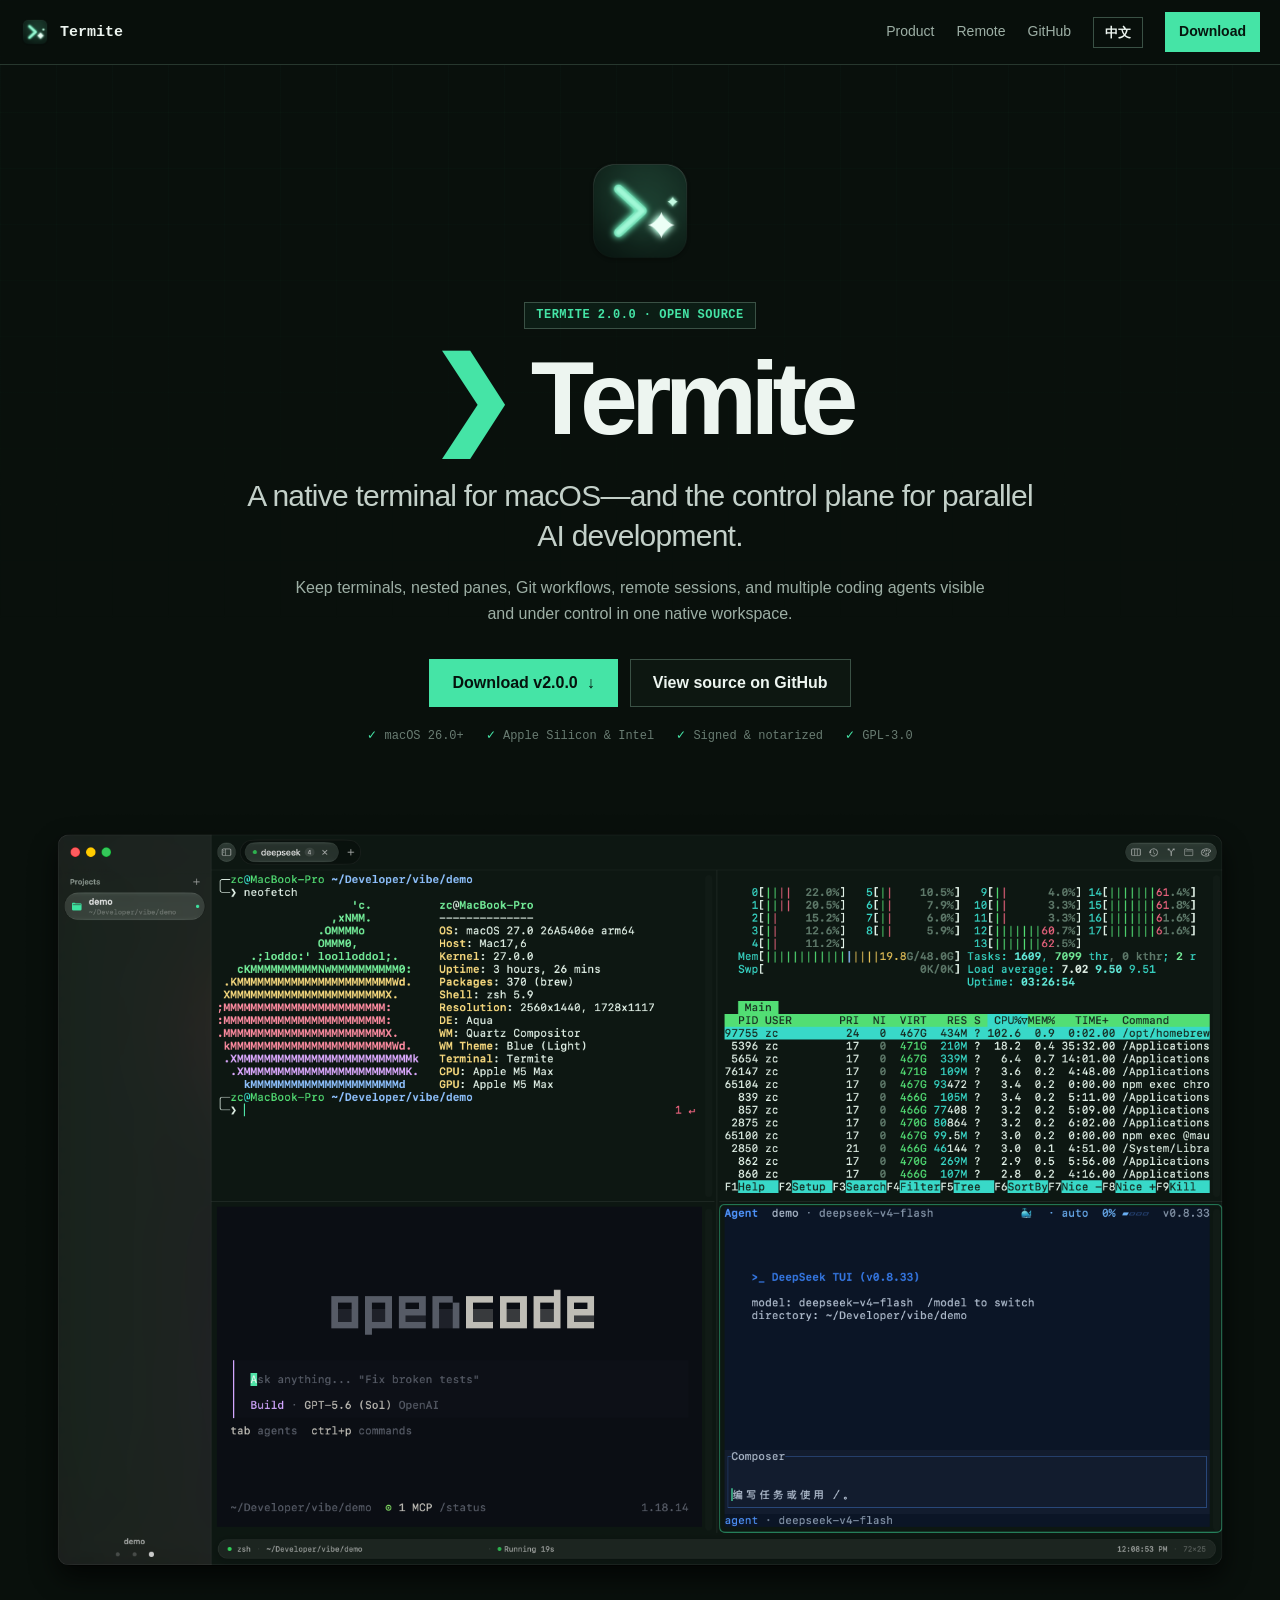
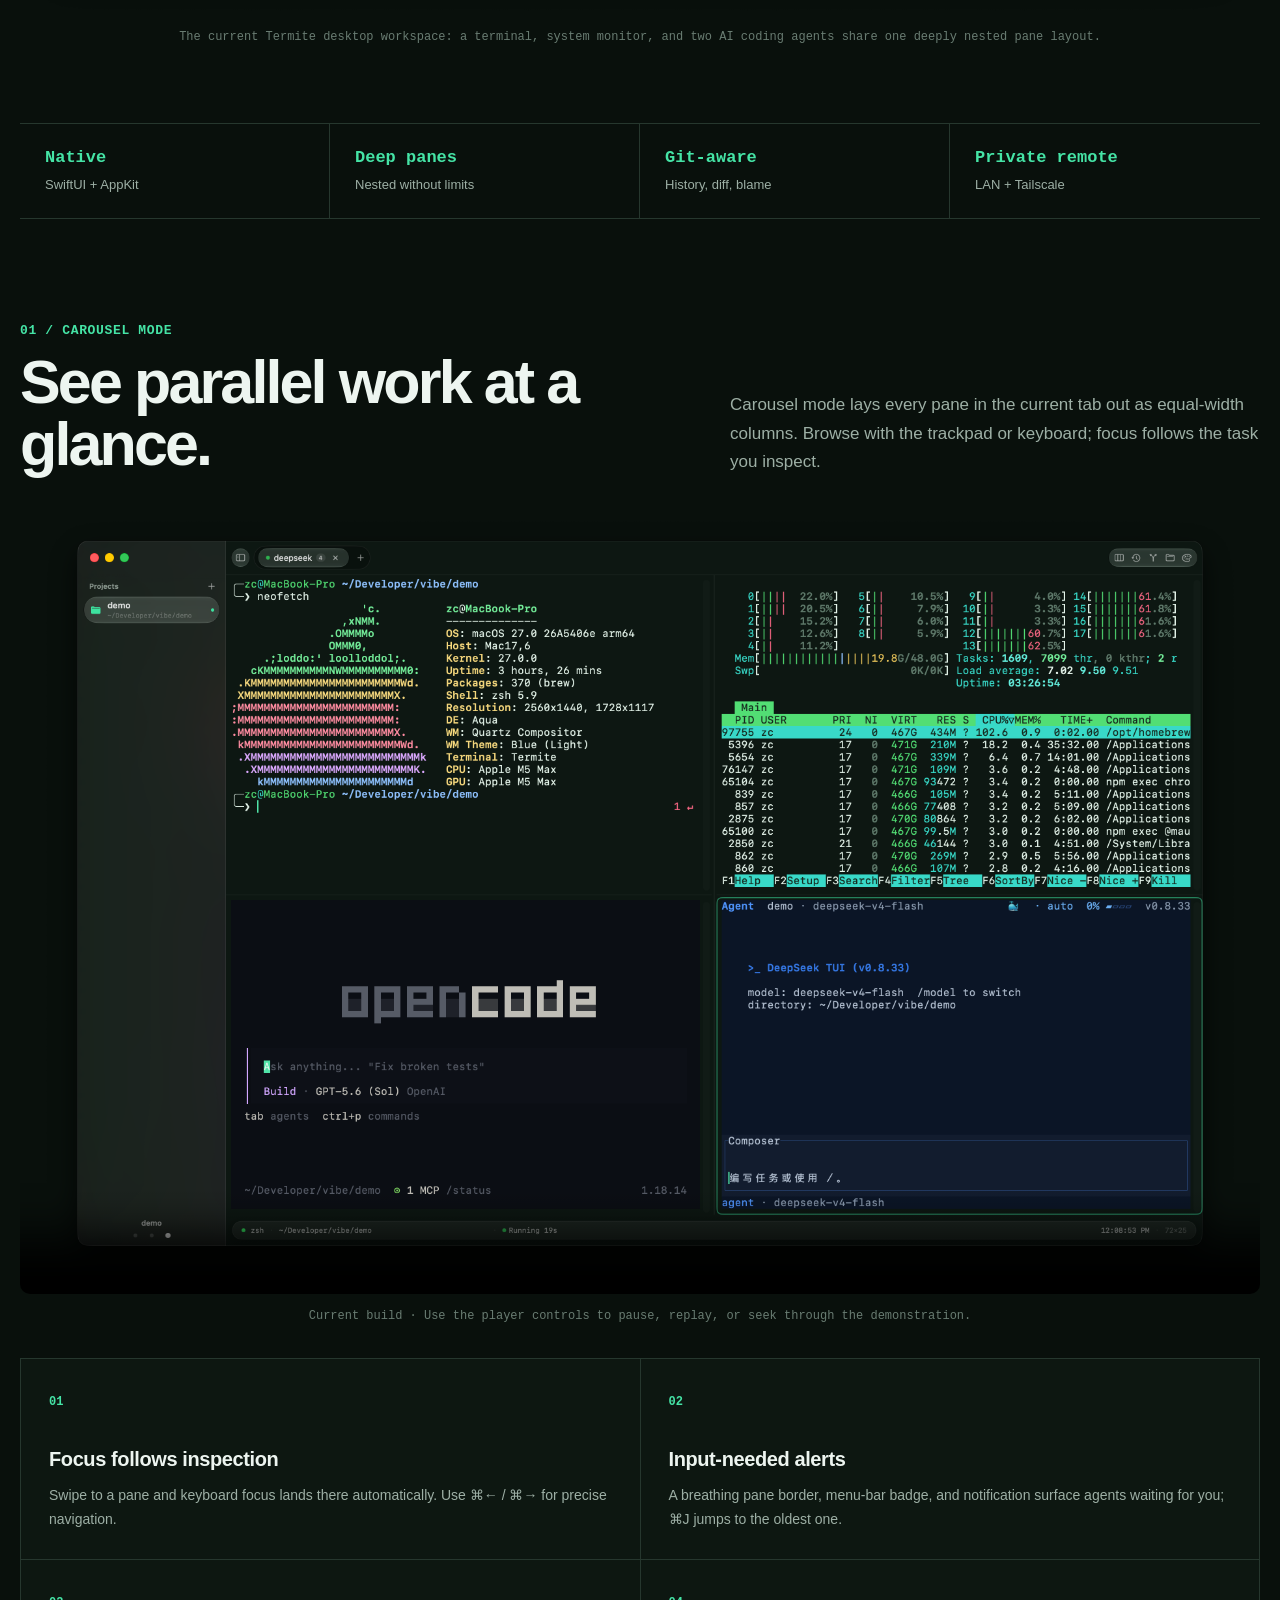
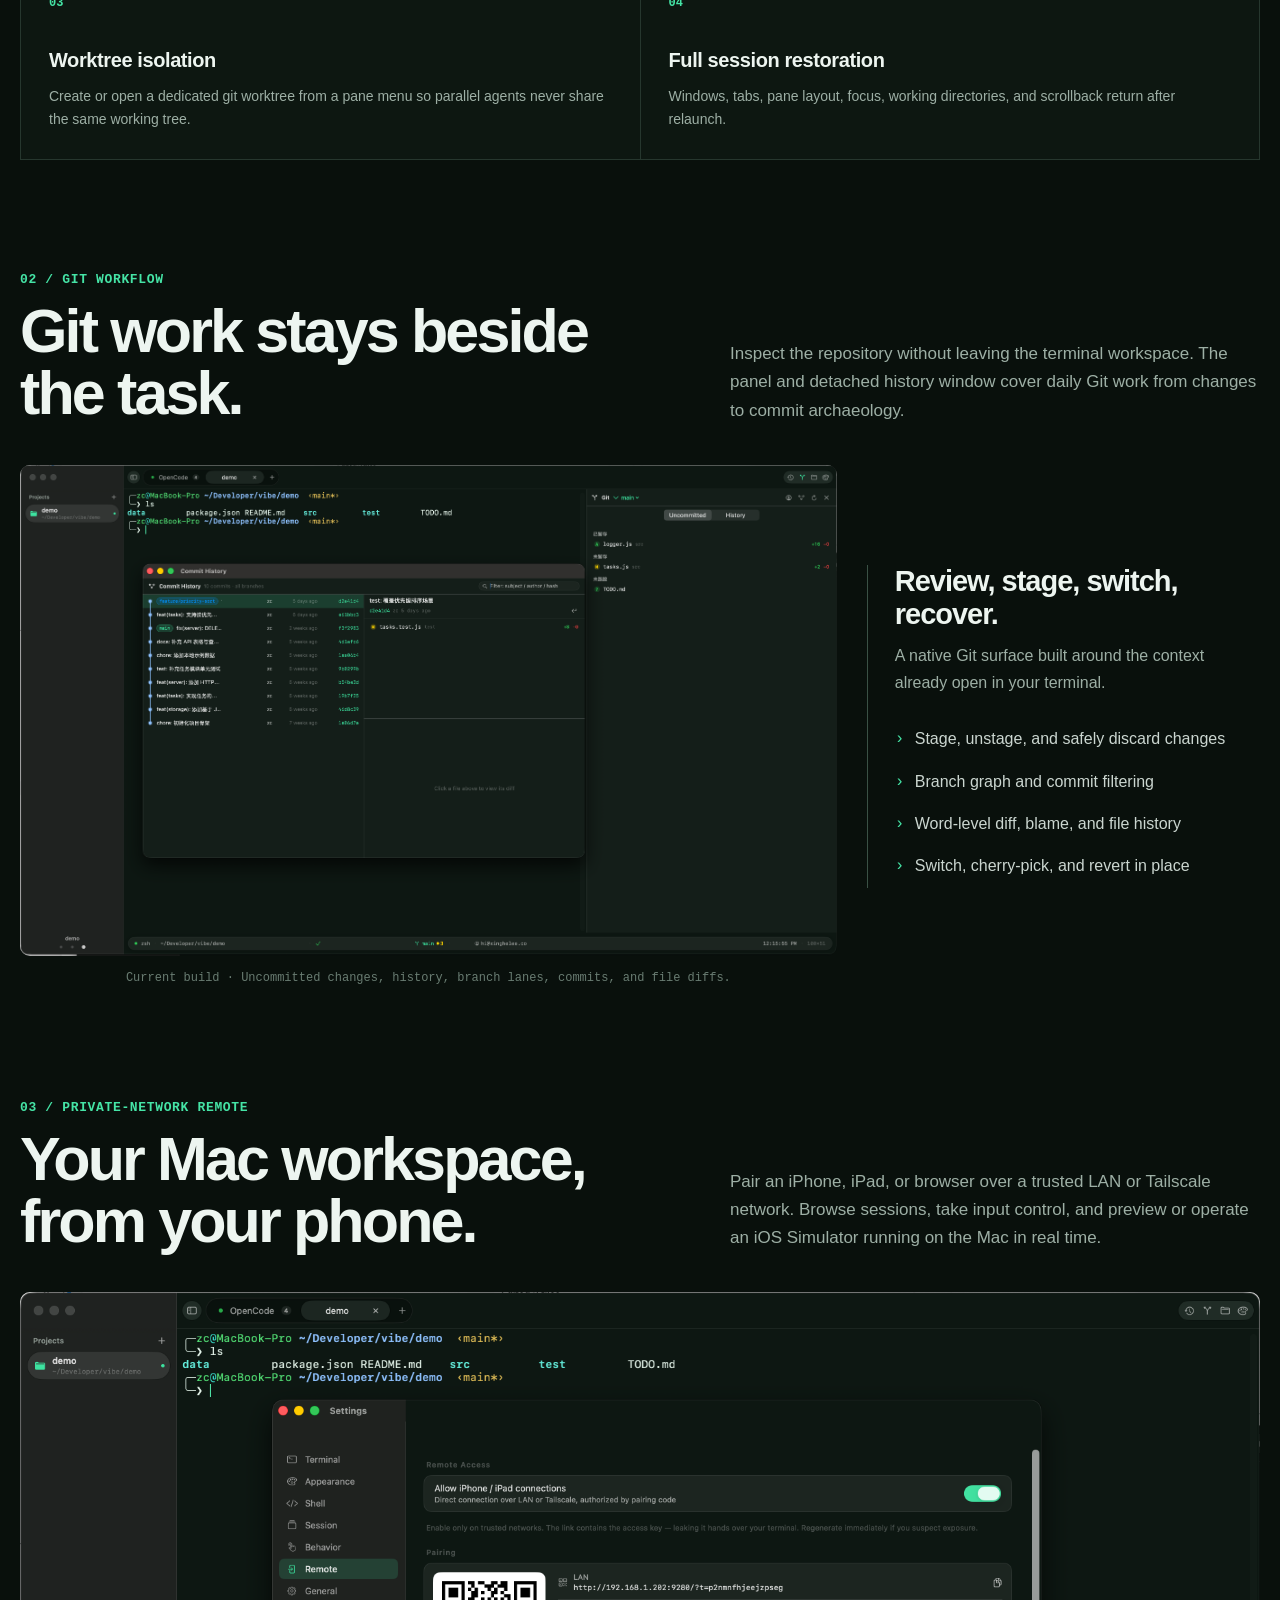
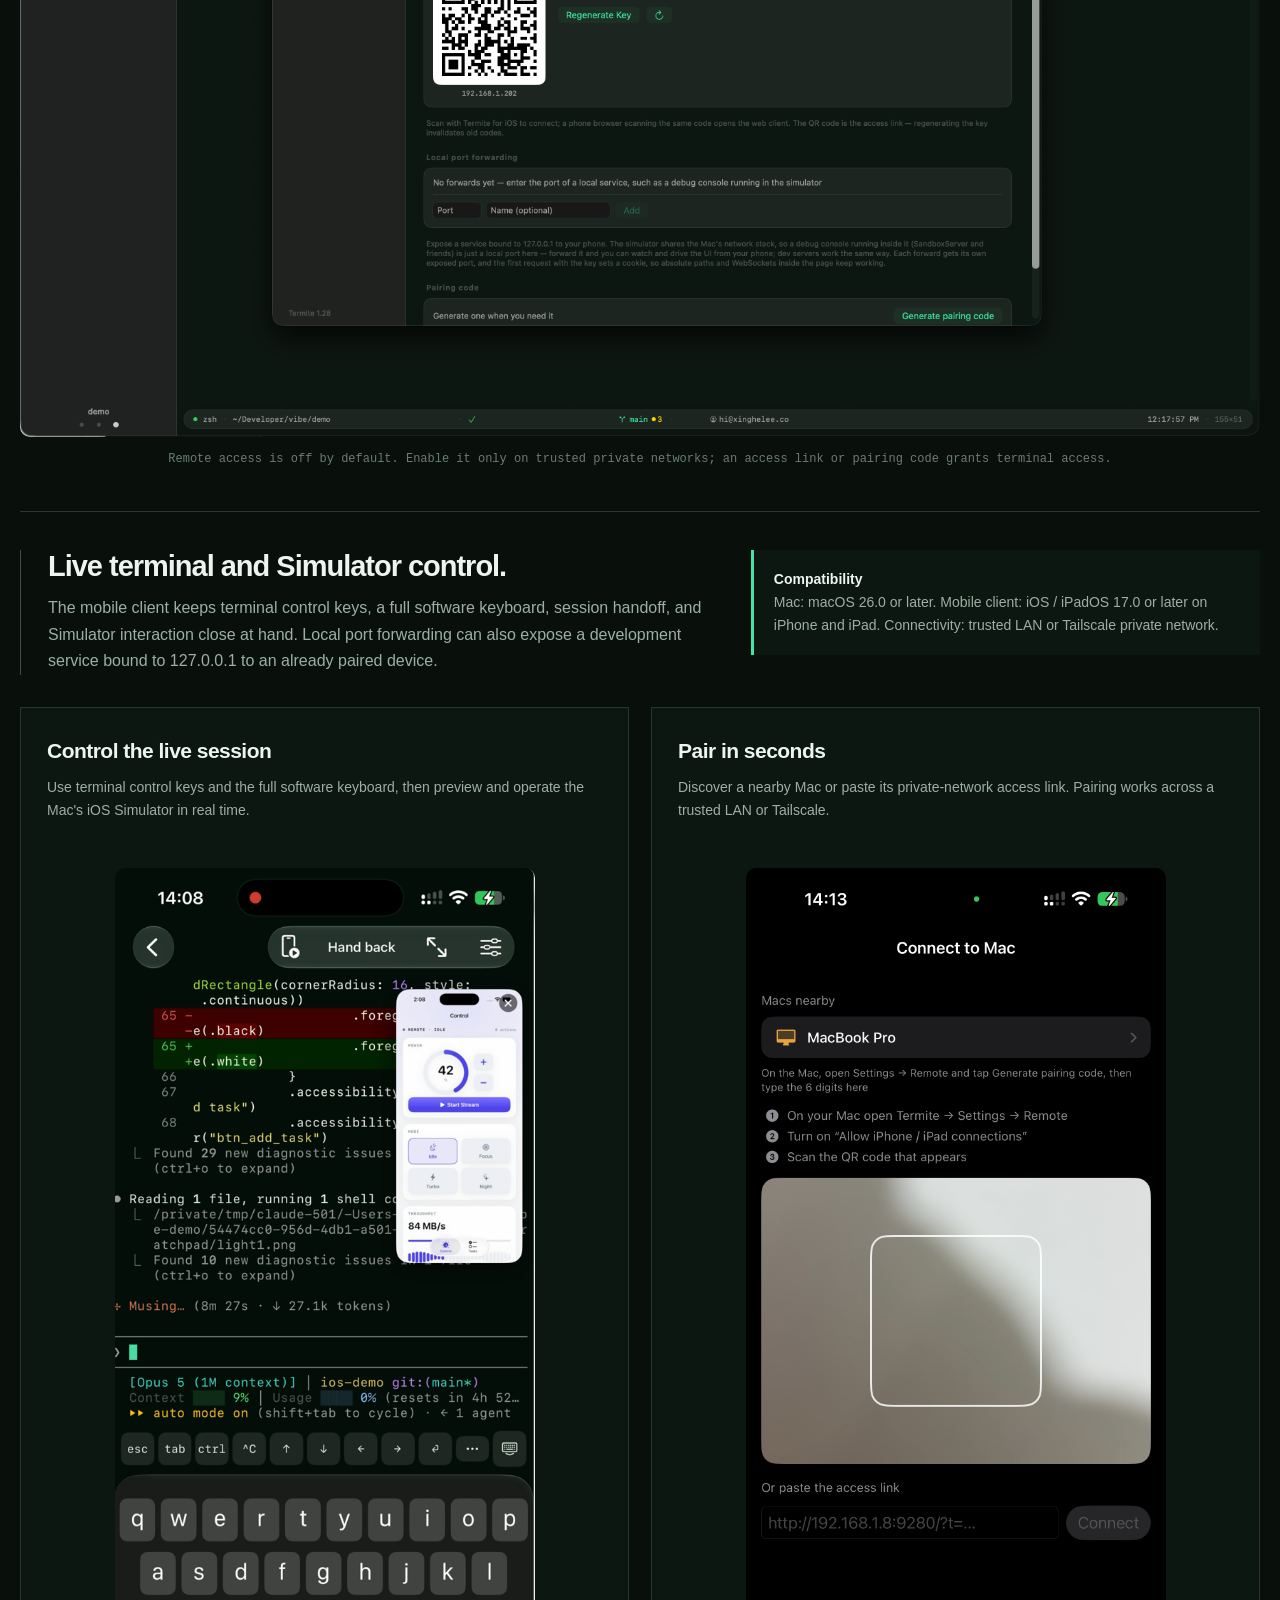
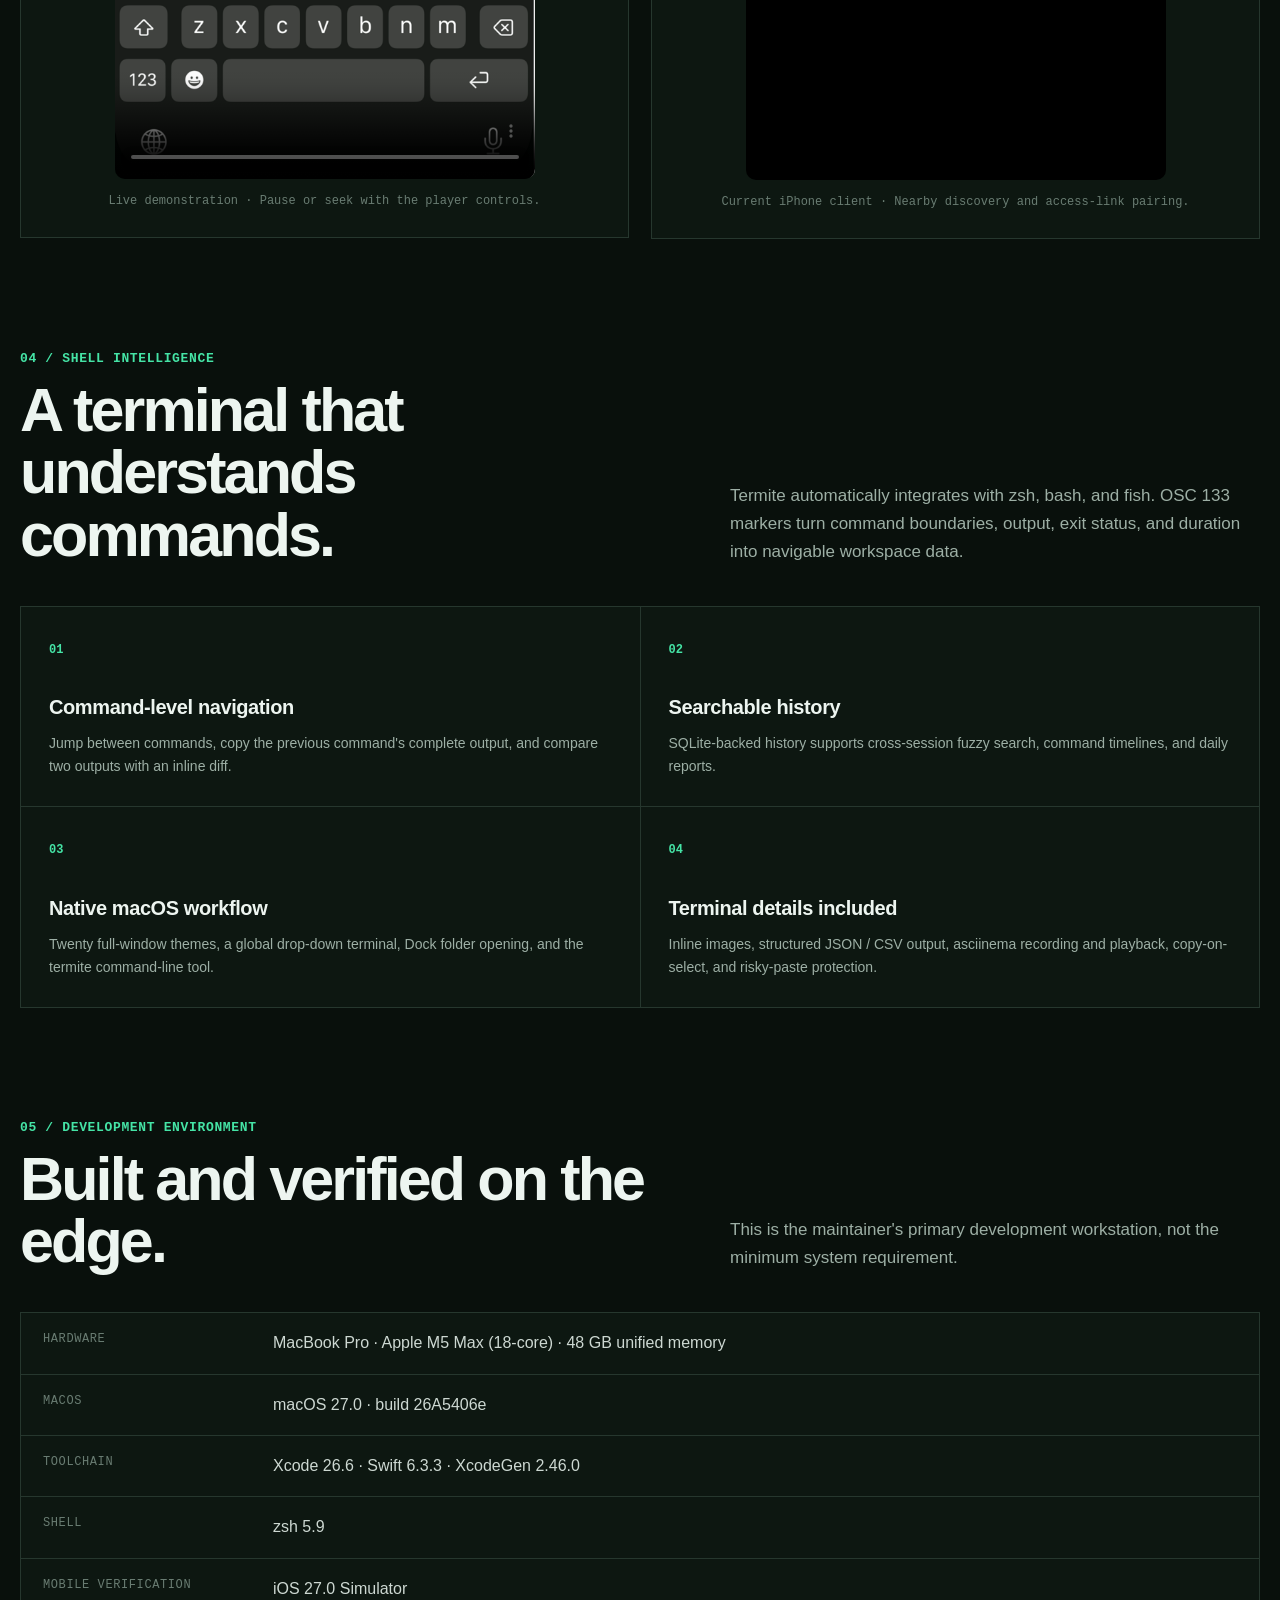
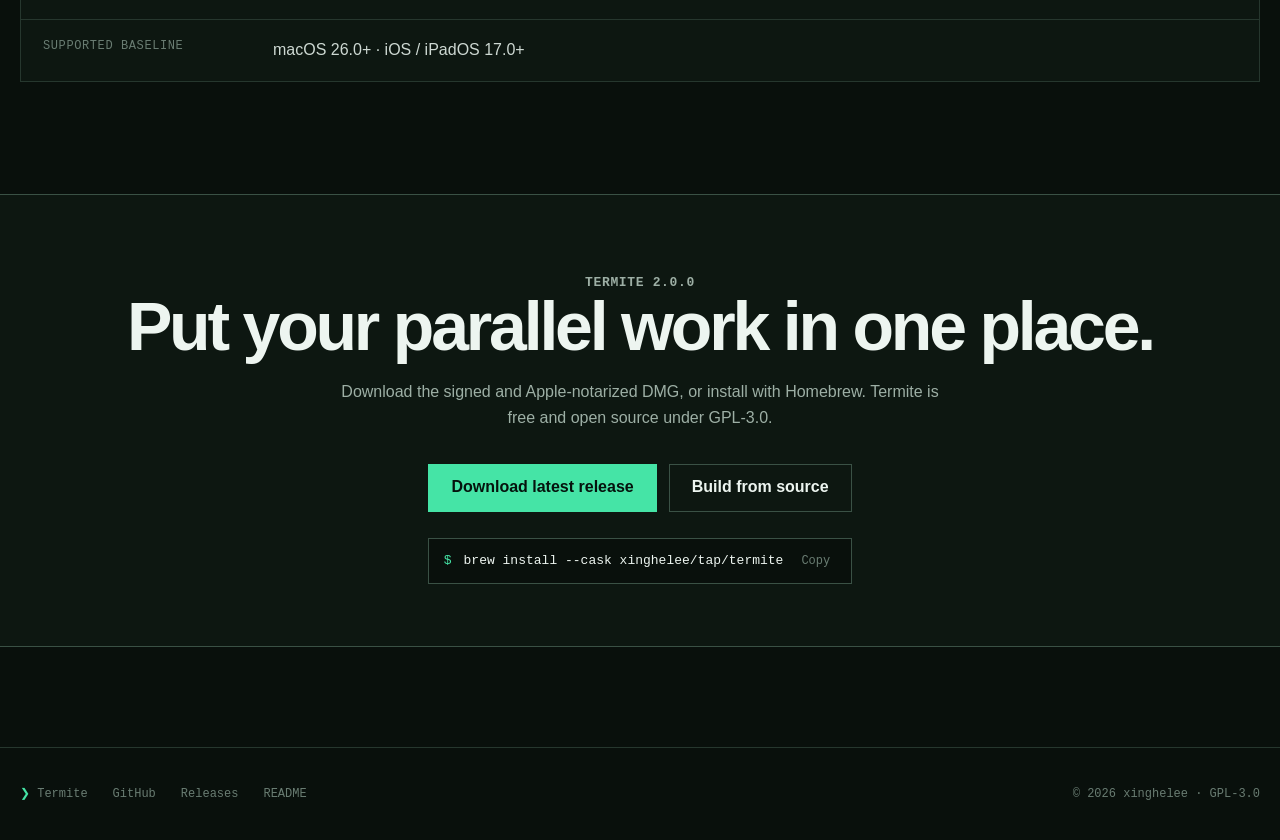
<file: docs/index.html>
<!doctype html>
<html lang="en">
<head>
  <meta charset="utf-8">
  <meta name="viewport" content="width=device-width, initial-scale=1">
  <title>Termite — Native macOS Terminal for Parallel AI Work</title>
  <meta name="description" content="Termite is a native macOS terminal and control plane for parallel AI development, with nested panes, Git workflows, session restoration, and private-network remote access.">
  <meta name="theme-color" content="#09100c">
  <meta property="og:title" content="Termite — Native macOS Terminal for Parallel AI Work">
  <meta property="og:description" content="Keep terminals, AI agents, Git workflows, and private-network remote access in one native macOS workspace.">
  <meta property="og:image" content="https://termite.xinghelee.com/assets/hero-latest.png">
  <meta property="og:url" content="https://termite.xinghelee.com/">
  <meta property="og:type" content="website">
  <meta name="twitter:card" content="summary_large_image">
  <link rel="canonical" href="https://termite.xinghelee.com/">
  <link rel="icon" type="image/png" href="assets/app-icon.png">
  <style>
    :root {
      color-scheme: dark;
      --bg: #09100c;
      --surface: #0d1711;
      --surface-2: #122019;
      --line: #26372e;
      --line-strong: #3a5145;
      --text: #edf5f0;
      --muted: #9dafa5;
      --faint: #697c72;
      --green: #45e4a6;
      --amber: #f2bd5c;
      --max: 1240px;
      --sans: -apple-system, BlinkMacSystemFont, "SF Pro Display", "Segoe UI", "PingFang SC", sans-serif;
      --mono: "SFMono-Regular", "SF Mono", ui-monospace, Menlo, Monaco, Consolas, monospace;
    }
    * { box-sizing: border-box; }
    html { scroll-behavior: smooth; }
    body { margin: 0; overflow-x: hidden; background: var(--bg); color: var(--text); font-family: var(--sans); font-size: 16px; line-height: 1.65; -webkit-font-smoothing: antialiased; }
    body::before { content: ""; position: fixed; inset: 0; z-index: -1; pointer-events: none; background-image: linear-gradient(rgba(69,228,166,.025) 1px,transparent 1px),linear-gradient(90deg,rgba(69,228,166,.025) 1px,transparent 1px); background-size: 56px 56px; mask-image: linear-gradient(to bottom,black,transparent 75%); }
    img, video { max-width: 100%; }
    a { color: inherit; text-decoration: none; }
    a:hover { color: var(--green); }
    button, a { -webkit-tap-highlight-color: transparent; }
    button:focus-visible, a:focus-visible, video:focus-visible { outline: 2px solid var(--green); outline-offset: 4px; }
    ::selection { background: rgba(69,228,166,.28); color: white; }
    .skip-link { position: fixed; left: 16px; top: -60px; z-index: 100; padding: 10px 14px; background: var(--green); color: #04120c; font-weight: 700; }
    .skip-link:focus { top: 12px; }
    .wrap { width: min(calc(100% - 40px),var(--max)); margin-inline: auto; }
    .nav { position: sticky; top: 0; z-index: 30; border-bottom: 1px solid rgba(58,81,69,.62); background: rgba(9,16,12,.86); backdrop-filter: blur(18px); -webkit-backdrop-filter: blur(18px); }
    .nav-inner { height: 64px; display: flex; align-items: center; justify-content: space-between; gap: 24px; }
    .brand { display: inline-flex; align-items: center; gap: 10px; font: 700 15px/1 var(--mono); }
    .brand img { width: 30px; height: 30px; border-radius: 7px; }
    .nav-links { display: flex; align-items: center; gap: 22px; color: var(--muted); font-size: 14px; }
    .language { border: 1px solid var(--line-strong); background: transparent; color: var(--text); font: 600 13px/1 var(--sans); padding: 8px 11px; cursor: pointer; }
    .nav-download { color: #06150e; background: var(--green); padding: 8px 14px; font-weight: 750; }
    .nav-download:hover { color: #06150e; background: #72edbc; }
    .hero { text-align: center; padding: 88px 0 42px; }
    .hero-icon { width: 116px; height: 116px; border-radius: 25%; margin-bottom: 25px; }
    .version { width: fit-content; margin: 0 auto 20px; border: 1px solid var(--line-strong); color: var(--green); background: rgba(69,228,166,.06); padding: 5px 11px; font: 600 12px/1.2 var(--mono); letter-spacing: .04em; }
    h1 { margin: 0; font: 750 clamp(54px,9vw,104px)/.95 var(--sans); letter-spacing: -.065em; }
    .hero h1 span { color: var(--green); }
    .hero-copy { max-width: 790px; margin: 28px auto 0; color: #c3d0c9; font-size: clamp(20px,2.5vw,30px); line-height: 1.35; letter-spacing: -.025em; }
    .hero-detail { max-width: 700px; margin: 18px auto 0; color: var(--muted); }
    .actions { display: flex; justify-content: center; align-items: center; flex-wrap: wrap; gap: 12px; margin-top: 32px; }
    .button { min-height: 48px; display: inline-flex; align-items: center; justify-content: center; gap: 9px; padding: 0 22px; font-weight: 750; border: 1px solid var(--line-strong); }
    .button.primary { background: var(--green); color: #05130d; border-color: var(--green); }
    .button.primary:hover { color: #05130d; background: #72edbc; }
    .button.secondary { background: var(--surface); color: var(--text); }
    .support { display: flex; justify-content: center; flex-wrap: wrap; gap: 8px 22px; margin-top: 20px; color: var(--faint); font: 12px/1.6 var(--mono); }
    .support span::before { content: "✓ "; color: var(--green); }
    .hero-media { padding: 20px 0 76px; }
    .media-frame { margin: 0; }
    .media-frame img, .media-frame video { width: 100%; display: block; height: auto; border: 0; border-radius: 10px; background: transparent; }
    .media-frame figcaption { margin-top: 13px; color: var(--faint); font: 12px/1.6 var(--mono); text-align: center; }
    .signal-bar { display: grid; grid-template-columns: repeat(4,1fr); border-top: 1px solid var(--line); border-bottom: 1px solid var(--line); margin-bottom: 104px; }
    .signal { padding: 23px 25px; border-right: 1px solid var(--line); }
    .signal:last-child { border-right: 0; }
    .signal strong { display: block; color: var(--green); font: 700 17px/1.3 var(--mono); }
    .signal span { display: block; color: var(--muted); margin-top: 5px; font-size: 13px; }
    section { scroll-margin-top: 92px; }
    .section { padding: 0 0 112px; }
    .section-head { display: grid; grid-template-columns: minmax(0,1fr) minmax(280px,530px); gap: 50px; align-items: end; margin-bottom: 40px; }
    .kicker { margin: 0 0 11px; color: var(--green); font: 650 13px/1.3 var(--mono); letter-spacing: .05em; text-transform: uppercase; }
    h2 { margin: 0; font-size: clamp(34px,5vw,61px); line-height: 1.02; letter-spacing: -.047em; }
    .section-intro { margin: 0; color: var(--muted); font-size: 17px; }
    .wide-video { aspect-ratio: 3486/2188; object-fit: contain; }
    .feature-grid { display: grid; grid-template-columns: repeat(2,minmax(0,1fr)); gap: 1px; background: var(--line); border: 1px solid var(--line); margin-top: 32px; }
    .feature-card { min-height: 180px; background: var(--surface); padding: 28px; }
    .feature-card .number { color: var(--green); font: 600 12px/1 var(--mono); }
    .feature-card h3 { margin: 30px 0 8px; font-size: 20px; letter-spacing: -.02em; }
    .feature-card p { margin: 0; color: var(--muted); font-size: 14px; }
    kbd, code { font-family: var(--mono); font-size: .88em; color: var(--amber); }
    kbd { padding: 2px 5px; border: 1px solid var(--line-strong); background: var(--surface-2); }
    .split-showcase { display: grid; grid-template-columns: 1.35fr .65fr; gap: 30px; align-items: center; }
    .story { border-left: 1px solid var(--line-strong); padding-left: 27px; }
    .story h3 { margin: 0 0 12px; font-size: 29px; line-height: 1.15; letter-spacing: -.035em; }
    .story p { margin: 0; color: var(--muted); }
    .story ul { list-style: none; margin: 22px 0 0; padding: 0; color: #cbd6d0; }
    .story li { position: relative; padding: 8px 0 8px 20px; }
    .story li::before { content: "›"; position: absolute; left: 0; color: var(--green); font-family: var(--mono); }
    .remote-summary { display: grid; grid-template-columns: minmax(0,1.15fr) minmax(340px,.85fr); gap: 42px; align-items: start; margin-top: 42px; padding-top: 38px; border-top: 1px solid var(--line); }
    .mobile-showcase { display: grid; grid-template-columns: repeat(2,minmax(0,1fr)); gap: 22px; align-items: start; margin-top: 32px; }
    .mobile-card { margin: 0; padding: 26px; border: 1px solid var(--line); background: var(--surface); }
    .mobile-card-head { min-height: 112px; }
    .mobile-card h3 { margin: 0 0 8px; font-size: 21px; letter-spacing: -.025em; }
    .mobile-card p { margin: 0; color: var(--muted); font-size: 14px; }
    .mobile-device { width: min(100%,420px); height: auto; display: block; object-fit: contain; margin: 22px auto 0; border: 0; border-radius: 10px; background: transparent; }
    .mobile-card figcaption { margin-top: 13px; color: var(--faint); font: 12px/1.6 var(--mono); text-align: center; }
    .compatibility { margin: 0; padding: 18px 20px; border-left: 3px solid var(--green); background: var(--surface); color: var(--muted); font-size: 14px; }
    .compatibility strong { color: var(--text); }
    .environment { border: 1px solid var(--line); background: var(--surface); }
    .env-row { display: grid; grid-template-columns: 210px 1fr; gap: 20px; padding: 17px 22px; border-bottom: 1px solid var(--line); }
    .env-row:last-child { border-bottom: 0; }
    .env-label { color: var(--faint); font: 12px/1.6 var(--mono); text-transform: uppercase; letter-spacing: .05em; }
    .env-value { color: #cdd8d2; }
    .install { margin-bottom: 100px; padding: 62px 28px; text-align: center; border-top: 1px solid var(--line-strong); border-bottom: 1px solid var(--line-strong); background: var(--surface); }
    .install h2 { font-size: clamp(38px,6vw,68px); }
    .install p { max-width: 620px; margin: 18px auto 0; color: var(--muted); }
    .brew-command { width: fit-content; max-width: 100%; display: flex; align-items: center; gap: 12px; margin: 26px auto 0; border: 1px solid var(--line-strong); background: var(--bg); padding: 13px 15px; font: 13px/1.4 var(--mono); overflow-x: auto; }
    .brew-command .prompt { color: var(--green); }
    .copy { border: 0; background: transparent; color: var(--faint); cursor: pointer; font: 12px/1 var(--mono); white-space: nowrap; }
    .copy:hover { color: var(--green); }
    footer { border-top: 1px solid var(--line); color: var(--faint); }
    .footer-inner { min-height: 92px; display: flex; align-items: center; flex-wrap: wrap; gap: 14px 25px; font: 12px/1.5 var(--mono); }
    .footer-inner .grow { flex: 1; }
    @media (max-width: 900px) { .section-head { grid-template-columns: 1fr; gap: 18px; } .split-showcase,.remote-summary { grid-template-columns: 1fr; } .story { margin-top: 10px; } }
    @media (max-width: 680px) { .wrap { width: min(calc(100% - 28px),var(--max)); } .nav-links .desktop-link,.nav-download { display: none; } .nav-links { gap: 10px; } .hero { padding-top: 62px; } .hero-icon { width: 92px; height: 92px; } h1 { white-space: nowrap; font-size: clamp(48px,14vw,58px); } .hero-copy,.hero-detail { max-width: 100%; overflow-wrap: anywhere; } .hero .actions,.install .actions { flex-direction: column; } .hero .button,.install .button { width: min(100%,320px); } .signal-bar { grid-template-columns: 1fr 1fr; margin-bottom: 82px; } .signal:nth-child(2) { border-right: 0; } .signal:nth-child(-n+2) { border-bottom: 1px solid var(--line); } .feature-grid,.mobile-showcase { grid-template-columns: 1fr; } .mobile-card { padding: 18px; } .mobile-card-head { min-height: 0; } .section { padding-bottom: 84px; } .section-head { margin-bottom: 26px; } .env-row { grid-template-columns: 1fr; gap: 3px; } .footer-inner { padding-block: 24px; } .footer-inner .grow { display: none; } }
    @media (prefers-reduced-motion: reduce) { html { scroll-behavior: auto; } *,*::before,*::after { animation: none !important; transition: none !important; } }
  </style>
</head>
<body>
  <a class="skip-link" href="#main" data-en="Skip to content" data-zh="跳到正文">Skip to content</a>
  <nav class="nav" aria-label="Primary navigation">
    <div class="wrap nav-inner">
      <a class="brand" href="#top" aria-label="Termite home"><img src="assets/app-icon.png" alt=""><span>Termite</span></a>
      <div class="nav-links">
        <a class="desktop-link" href="#tour" data-en="Product" data-zh="产品">Product</a>
        <a class="desktop-link" href="#remote" data-en="Remote" data-zh="远程">Remote</a>
        <a class="desktop-link" href="https://github.com/xinghelee/Termite">GitHub</a>
        <button class="language" id="languageToggle" type="button" aria-label="切换为中文">中文</button>
        <a class="nav-download" href="https://github.com/xinghelee/Termite/releases/latest" data-en="Download" data-zh="下载">Download</a>
      </div>
    </div>
  </nav>
  <header class="hero wrap" id="top">
    <img class="hero-icon" src="assets/app-icon.png" alt="Termite app icon" width="1024" height="1024">
    <p class="version">TERMITE 2.0.0 · OPEN SOURCE</p>
    <h1><span>❯</span> Termite</h1>
    <p class="hero-copy" data-en="A native terminal for macOS—and the control plane for parallel AI development." data-zh="为 macOS 打造的原生终端，也是并行 AI 开发工作流的控制台。">A native terminal for macOS—and the control plane for parallel AI development.</p>
    <p class="hero-detail" data-en="Keep terminals, nested panes, Git workflows, remote sessions, and multiple coding agents visible and under control in one native workspace." data-zh="把终端、嵌套分屏、Git 工作流、远程会话和多个编程 Agent 放进同一个原生工作区，始终可见、可切换、可接管。">Keep terminals, nested panes, Git workflows, remote sessions, and multiple coding agents visible and under control in one native workspace.</p>
    <div class="actions">
      <a class="button primary" href="https://github.com/xinghelee/Termite/releases/latest"><span data-en="Download v2.0.0" data-zh="下载 v2.0.0">Download v2.0.0</span><span aria-hidden="true">↓</span></a>
      <a class="button secondary" href="https://github.com/xinghelee/Termite" data-en="View source on GitHub" data-zh="在 GitHub 查看源码">View source on GitHub</a>
    </div>
    <div class="support" aria-label="Compatibility"><span>macOS 26.0+</span><span>Apple Silicon &amp; Intel</span><span data-en="Signed &amp; notarized" data-zh="已签名并公证">Signed &amp; notarized</span><span>GPL-3.0</span></div>
  </header>
  <main id="main">
    <section class="hero-media wrap" aria-labelledby="hero-caption">
      <figure class="media-frame">
        <img src="assets/hero-latest.png" alt="Termite workspace with terminal panes, htop, OpenCode, and DeepSeek running side by side" width="3680" height="2392">
        <figcaption id="hero-caption" data-en="The current Termite desktop workspace: a terminal, system monitor, and two AI coding agents share one deeply nested pane layout." data-zh="当前版本的 Termite 桌面工作区：终端、系统监控与两个 AI 编程 Agent 位于同一个深度嵌套分屏布局中。">The current Termite desktop workspace: a terminal, system monitor, and two AI coding agents share one deeply nested pane layout.</figcaption>
      </figure>
    </section>
    <div class="wrap signal-bar" aria-label="Product highlights">
      <div class="signal"><strong data-en="Native" data-zh="原生">Native</strong><span>SwiftUI + AppKit</span></div>
      <div class="signal"><strong data-en="Deep panes" data-zh="深度分屏">Deep panes</strong><span data-en="Nested without limits" data-zh="无限嵌套布局">Nested without limits</span></div>
      <div class="signal"><strong data-en="Git-aware" data-zh="Git 感知">Git-aware</strong><span data-en="History, diff, blame" data-zh="历史、Diff、Blame">History, diff, blame</span></div>
      <div class="signal"><strong data-en="Private remote" data-zh="私网远程">Private remote</strong><span>LAN + Tailscale</span></div>
    </div>
    <section class="section wrap" id="tour">
      <div class="section-head"><div><p class="kicker">01 / CAROUSEL MODE</p><h2 data-en="See parallel work at a glance." data-zh="一眼掌握并行工作。">See parallel work at a glance.</h2></div><p class="section-intro" data-en="Carousel mode lays every pane in the current tab out as equal-width columns. Browse with the trackpad or keyboard; focus follows the task you inspect." data-zh="巡视模式会把当前标签中的所有分屏平铺为等宽列。使用触控板或键盘逐个巡视，焦点会跟随你正在查看的任务。">Carousel mode lays every pane in the current tab out as equal-width columns. Browse with the trackpad or keyboard; focus follows the task you inspect.</p></div>
      <figure class="media-frame">
        <video class="wide-video" controls autoplay muted loop playsinline preload="metadata" poster="assets/hero-latest.png" aria-label="Termite carousel mode demonstration"><source src="assets/carousel-mode.mp4" type="video/mp4">Your browser does not support embedded video.</video>
        <figcaption data-en="Current build · Use the player controls to pause, replay, or seek through the demonstration." data-zh="当前版本 · 可使用播放器控件暂停、重播或拖动进度。">Current build · Use the player controls to pause, replay, or seek through the demonstration.</figcaption>
      </figure>
      <div class="feature-grid">
        <article class="feature-card"><span class="number">01</span><h3 data-en="Focus follows inspection" data-zh="巡视即聚焦">Focus follows inspection</h3><p data-en="Swipe to a pane and keyboard focus lands there automatically. Use ⌘← / ⌘→ for precise navigation." data-zh="滑到哪个分屏，键盘焦点就落到哪里；也可以用 ⌘← / ⌘→ 精确翻页。">Swipe to a pane and keyboard focus lands there automatically. Use ⌘← / ⌘→ for precise navigation.</p></article>
        <article class="feature-card"><span class="number">02</span><h3 data-en="Input-needed alerts" data-zh="等待输入提醒">Input-needed alerts</h3><p data-en="A breathing pane border, menu-bar badge, and notification surface agents waiting for you; ⌘J jumps to the oldest one." data-zh="呼吸边框、菜单栏角标和系统通知会提示等待输入的 Agent；⌘J 直接跳到等待最久的任务。">A breathing pane border, menu-bar badge, and notification surface agents waiting for you; ⌘J jumps to the oldest one.</p></article>
        <article class="feature-card"><span class="number">03</span><h3 data-en="Worktree isolation" data-zh="Worktree 隔离">Worktree isolation</h3><p data-en="Create or open a dedicated git worktree from a pane menu so parallel agents never share the same working tree." data-zh="从分屏菜单创建或打开独立 git worktree，让并行 Agent 不再共用同一个工作目录。">Create or open a dedicated git worktree from a pane menu so parallel agents never share the same working tree.</p></article>
        <article class="feature-card"><span class="number">04</span><h3 data-en="Full session restoration" data-zh="完整会话恢复">Full session restoration</h3><p data-en="Windows, tabs, pane layout, focus, working directories, and scrollback return after relaunch." data-zh="重新启动后，窗口、标签、分屏布局、焦点、工作目录与滚动历史都会恢复。">Windows, tabs, pane layout, focus, working directories, and scrollback return after relaunch.</p></article>
      </div>
    </section>
    <section class="section wrap" id="git">
      <div class="section-head"><div><p class="kicker">02 / GIT WORKFLOW</p><h2 data-en="Git work stays beside the task." data-zh="Git 工作始终贴着任务。">Git work stays beside the task.</h2></div><p class="section-intro" data-en="Inspect the repository without leaving the terminal workspace. The panel and detached history window cover daily Git work from changes to commit archaeology." data-zh="不离开终端工作区就能看清仓库。侧边 Git 面板与独立历史窗口覆盖从未提交改动到提交考古的日常工作。">Inspect the repository without leaving the terminal workspace. The panel and detached history window cover daily Git work from changes to commit archaeology.</p></div>
      <div class="split-showcase">
        <figure class="media-frame"><img src="assets/git-panel-latest.png" alt="Termite Git panel and detached commit history window" width="3622" height="2178" loading="lazy"><figcaption data-en="Current build · Uncommitted changes, history, branch lanes, commits, and file diffs." data-zh="当前版本 · 未提交改动、历史、分支泳道、提交记录与文件 Diff。">Current build · Uncommitted changes, history, branch lanes, commits, and file diffs.</figcaption></figure>
        <div class="story"><h3 data-en="Review, stage, switch, recover." data-zh="审查、暂存、切换、恢复。">Review, stage, switch, recover.</h3><p data-en="A native Git surface built around the context already open in your terminal." data-zh="围绕终端当前上下文打造的原生 Git 操作界面。">A native Git surface built around the context already open in your terminal.</p><ul><li data-en="Stage, unstage, and safely discard changes" data-zh="暂存、取消暂存与安全丢弃改动">Stage, unstage, and safely discard changes</li><li data-en="Branch graph and commit filtering" data-zh="分支图与提交筛选">Branch graph and commit filtering</li><li data-en="Word-level diff, blame, and file history" data-zh="词级 Diff、Blame 与文件历史">Word-level diff, blame, and file history</li><li data-en="Switch, cherry-pick, and revert in place" data-zh="原地切换、Cherry-pick 与 Revert">Switch, cherry-pick, and revert in place</li></ul></div>
      </div>
    </section>
    <section class="section wrap" id="remote">
      <div class="section-head"><div><p class="kicker">03 / PRIVATE-NETWORK REMOTE</p><h2 data-en="Your Mac workspace, from your phone." data-zh="在手机上接管 Mac 工作区。">Your Mac workspace, from your phone.</h2></div><p class="section-intro" data-en="Pair an iPhone, iPad, or browser over a trusted LAN or Tailscale network. Browse sessions, take input control, and preview or operate an iOS Simulator running on the Mac in real time." data-zh="通过受信任的局域网或 Tailscale 网络配对 iPhone、iPad 或浏览器。你可以浏览会话、接管输入，并实时预览或操作 Mac 上运行的 iOS 模拟器。">Pair an iPhone, iPad, or browser over a trusted LAN or Tailscale network. Browse sessions, take input control, and preview or operate an iOS Simulator running on the Mac in real time.</p></div>
      <figure class="media-frame"><img src="assets/remote-access-latest.png" alt="Termite Remote Access settings with LAN address, QR code, pairing, and local port forwarding" width="3620" height="2174" loading="lazy"><figcaption data-en="Remote access is off by default. Enable it only on trusted private networks; an access link or pairing code grants terminal access." data-zh="远程访问默认关闭。请只在受信任的私有网络中开启；访问链接或配对码等同于终端访问权限。">Remote access is off by default. Enable it only on trusted private networks; an access link or pairing code grants terminal access.</figcaption></figure>
      <div class="remote-summary">
        <div class="story"><h3 data-en="Live terminal and Simulator control." data-zh="实时终端与模拟器控制。">Live terminal and Simulator control.</h3><p data-en="The mobile client keeps terminal control keys, a full software keyboard, session handoff, and Simulator interaction close at hand. Local port forwarding can also expose a development service bound to 127.0.0.1 to an already paired device." data-zh="移动客户端提供终端控制键、完整软键盘、会话交接和模拟器交互。还可以通过本地端口转发，把仅监听 127.0.0.1 的开发服务提供给已配对设备。">The mobile client keeps terminal control keys, a full software keyboard, session handoff, and Simulator interaction close at hand. Local port forwarding can also expose a development service bound to 127.0.0.1 to an already paired device.</p></div>
        <div class="compatibility"><strong data-en="Compatibility" data-zh="兼容性">Compatibility</strong><br><span data-en="Mac: macOS 26.0 or later. Mobile client: iOS / iPadOS 17.0 or later on iPhone and iPad. Connectivity: trusted LAN or Tailscale private network." data-zh="Mac：macOS 26.0 或更高版本。移动客户端：iPhone 与 iPad 上的 iOS / iPadOS 17.0 或更高版本。连接方式：受信任的局域网或 Tailscale 私有网络。">Mac: macOS 26.0 or later. Mobile client: iOS / iPadOS 17.0 or later on iPhone and iPad. Connectivity: trusted LAN or Tailscale private network.</span></div>
      </div>
      <div class="mobile-showcase">
        <figure class="mobile-card">
          <div class="mobile-card-head"><h3 data-en="Control the live session" data-zh="接管实时会话">Control the live session</h3><p data-en="Use terminal control keys and the full software keyboard, then preview and operate the Mac's iOS Simulator in real time." data-zh="使用终端控制键和完整软键盘，并实时预览、操作 Mac 上的 iOS 模拟器。">Use terminal control keys and the full software keyboard, then preview and operate the Mac's iOS Simulator in real time.</p></div>
          <video class="mobile-device" controls playsinline preload="metadata" poster="assets/mobile-video-poster-device.png" aria-label="iPhone remotely controlling a Mac terminal and iOS Simulator"><source src="assets/mobile-simulator-demo.mp4" type="video/mp4">Your browser does not support embedded video.</video>
          <figcaption data-en="Live demonstration · Pause or seek with the player controls." data-zh="实时演示 · 可使用播放器控件暂停或拖动进度。">Live demonstration · Pause or seek with the player controls.</figcaption>
        </figure>
        <figure class="mobile-card">
          <div class="mobile-card-head"><h3 data-en="Pair in seconds" data-zh="快速完成配对">Pair in seconds</h3><p data-en="Discover a nearby Mac or paste its private-network access link. Pairing works across a trusted LAN or Tailscale." data-zh="发现附近的 Mac，或粘贴其私网访问链接；配对支持受信任的局域网和 Tailscale。">Discover a nearby Mac or paste its private-network access link. Pairing works across a trusted LAN or Tailscale.</p></div>
          <img class="mobile-device" src="assets/mobile-pairing-latest.png" alt="Termite iPhone client pairing screen" width="1320" height="2868" loading="lazy">
          <figcaption data-en="Current iPhone client · Nearby discovery and access-link pairing." data-zh="当前 iPhone 客户端 · 附近设备发现与访问链接配对。">Current iPhone client · Nearby discovery and access-link pairing.</figcaption>
        </figure>
      </div>
    </section>
    <section class="section wrap" id="terminal">
      <div class="section-head"><div><p class="kicker">04 / SHELL INTELLIGENCE</p><h2 data-en="A terminal that understands commands." data-zh="真正理解命令的终端。">A terminal that understands commands.</h2></div><p class="section-intro" data-en="Termite automatically integrates with zsh, bash, and fish. OSC 133 markers turn command boundaries, output, exit status, and duration into navigable workspace data." data-zh="Termite 会自动集成 zsh、bash 和 fish。OSC 133 标记把命令边界、输出、退出码与耗时变成可导航的工作区数据。">Termite automatically integrates with zsh, bash, and fish. OSC 133 markers turn command boundaries, output, exit status, and duration into navigable workspace data.</p></div>
      <div class="feature-grid">
        <article class="feature-card"><span class="number">01</span><h3 data-en="Command-level navigation" data-zh="命令级导航">Command-level navigation</h3><p data-en="Jump between commands, copy the previous command's complete output, and compare two outputs with an inline diff." data-zh="在命令间跳转、复制上一条命令的完整输出，并用内联 Diff 比较两次输出。">Jump between commands, copy the previous command's complete output, and compare two outputs with an inline diff.</p></article>
        <article class="feature-card"><span class="number">02</span><h3 data-en="Searchable history" data-zh="可搜索历史">Searchable history</h3><p data-en="SQLite-backed history supports cross-session fuzzy search, command timelines, and daily reports." data-zh="基于 SQLite 的历史支持跨会话模糊搜索、命令时间线和日报。">SQLite-backed history supports cross-session fuzzy search, command timelines, and daily reports.</p></article>
        <article class="feature-card"><span class="number">03</span><h3 data-en="Native macOS workflow" data-zh="原生 macOS 工作流">Native macOS workflow</h3><p data-en="Twenty full-window themes, a global drop-down terminal, Dock folder opening, and the termite command-line tool." data-zh="20 套全窗口主题、全局下拉终端、Dock 文件夹打开与 termite 命令行工具。">Twenty full-window themes, a global drop-down terminal, Dock folder opening, and the termite command-line tool.</p></article>
        <article class="feature-card"><span class="number">04</span><h3 data-en="Terminal details included" data-zh="终端细节齐全">Terminal details included</h3><p data-en="Inline images, structured JSON / CSV output, asciinema recording and playback, copy-on-select, and risky-paste protection." data-zh="内联图片、结构化 JSON / CSV、asciinema 录制回放、选中即复制与高风险粘贴保护。">Inline images, structured JSON / CSV output, asciinema recording and playback, copy-on-select, and risky-paste protection.</p></article>
      </div>
    </section>
    <section class="section wrap" id="environment">
      <div class="section-head"><div><p class="kicker">05 / DEVELOPMENT ENVIRONMENT</p><h2 data-en="Built and verified on the edge." data-zh="在前沿环境中构建与验证。">Built and verified on the edge.</h2></div><p class="section-intro" data-en="This is the maintainer's primary development workstation, not the minimum system requirement." data-zh="以下是维护者的主要开发工作站，并非最低系统要求。">This is the maintainer's primary development workstation, not the minimum system requirement.</p></div>
      <div class="environment"><div class="env-row"><span class="env-label" data-en="Hardware" data-zh="硬件">Hardware</span><span class="env-value">MacBook Pro · Apple M5 Max (18-core) · 48 GB unified memory</span></div><div class="env-row"><span class="env-label">macOS</span><span class="env-value">macOS 27.0 · build 26A5406e</span></div><div class="env-row"><span class="env-label" data-en="Toolchain" data-zh="工具链">Toolchain</span><span class="env-value">Xcode 26.6 · Swift 6.3.3 · XcodeGen 2.46.0</span></div><div class="env-row"><span class="env-label">Shell</span><span class="env-value">zsh 5.9</span></div><div class="env-row"><span class="env-label" data-en="Mobile verification" data-zh="移动端验证">Mobile verification</span><span class="env-value">iOS 27.0 Simulator</span></div><div class="env-row"><span class="env-label" data-en="Supported baseline" data-zh="兼容基线">Supported baseline</span><span class="env-value">macOS 26.0+ · iOS / iPadOS 17.0+</span></div></div>
    </section>
    <section class="install" id="install"><div class="wrap"><p class="kicker">TERMITE 2.0.0</p><h2 data-en="Put your parallel work in one place." data-zh="把并行工作放回同一个地方。">Put your parallel work in one place.</h2><p data-en="Download the signed and Apple-notarized DMG, or install with Homebrew. Termite is free and open source under GPL-3.0." data-zh="下载已签名并通过 Apple 公证的 DMG，或使用 Homebrew 安装。Termite 以 GPL-3.0 免费开源。">Download the signed and Apple-notarized DMG, or install with Homebrew. Termite is free and open source under GPL-3.0.</p><div class="actions"><a class="button primary" href="https://github.com/xinghelee/Termite/releases/latest" data-en="Download latest release" data-zh="下载最新版本">Download latest release</a><a class="button secondary" href="https://github.com/xinghelee/Termite#build-from-source" data-en="Build from source" data-zh="从源码构建">Build from source</a></div><div class="brew-command"><span class="prompt">$</span><span>brew install --cask xinghelee/tap/termite</span><button class="copy" id="copyBrew" type="button" data-en="Copy" data-zh="复制">Copy</button></div></div></section>
  </main>
  <footer><div class="wrap footer-inner"><span><span style="color:var(--green)">❯</span> Termite</span><a href="https://github.com/xinghelee/Termite">GitHub</a><a href="https://github.com/xinghelee/Termite/releases">Releases</a><a href="https://github.com/xinghelee/Termite/blob/main/README.md">README</a><div class="grow"></div><span>© 2026 xinghelee · GPL-3.0</span></div></footer>
  <script>
    (function () {
      var toggle = document.getElementById('languageToggle');
      var copy = document.getElementById('copyBrew');
      var language = new URLSearchParams(window.location.search).get('lang') === 'zh-CN' ? 'zh' : (localStorage.getItem('termite-language') || 'en');
      function applyLanguage(next) {
        language = next === 'zh' ? 'zh' : 'en';
        document.documentElement.lang = language === 'zh' ? 'zh-CN' : 'en';
        document.querySelectorAll('[data-en]').forEach(function (element) { element.textContent = element.getAttribute(language === 'zh' ? 'data-zh' : 'data-en'); });
        toggle.textContent = language === 'zh' ? 'EN' : '中文';
        toggle.setAttribute('aria-label', language === 'zh' ? 'Switch to English' : '切换为中文');
        document.title = language === 'zh' ? 'Termite — 面向并行 AI 开发的 macOS 原生终端' : 'Termite — Native macOS Terminal for Parallel AI Work';
        document.querySelector('meta[name="description"]').content = language === 'zh' ? 'Termite 是面向并行 AI 开发的 macOS 原生终端，支持深度分屏、Git 工作流、会话恢复与可信私网远程访问。' : 'Termite is a native macOS terminal and control plane for parallel AI development, with nested panes, Git workflows, session restoration, and private-network remote access.';
        localStorage.setItem('termite-language', language);
      }
      toggle.addEventListener('click', function () { applyLanguage(language === 'zh' ? 'en' : 'zh'); });
      copy.addEventListener('click', function () { navigator.clipboard.writeText('brew install --cask xinghelee/tap/termite').then(function () { copy.textContent = language === 'zh' ? '已复制' : 'Copied'; setTimeout(function () { copy.textContent = language === 'zh' ? '复制' : 'Copy'; }, 1500); }); });
      applyLanguage(language);
    })();
  </script>
</body>
</html>
</file>
